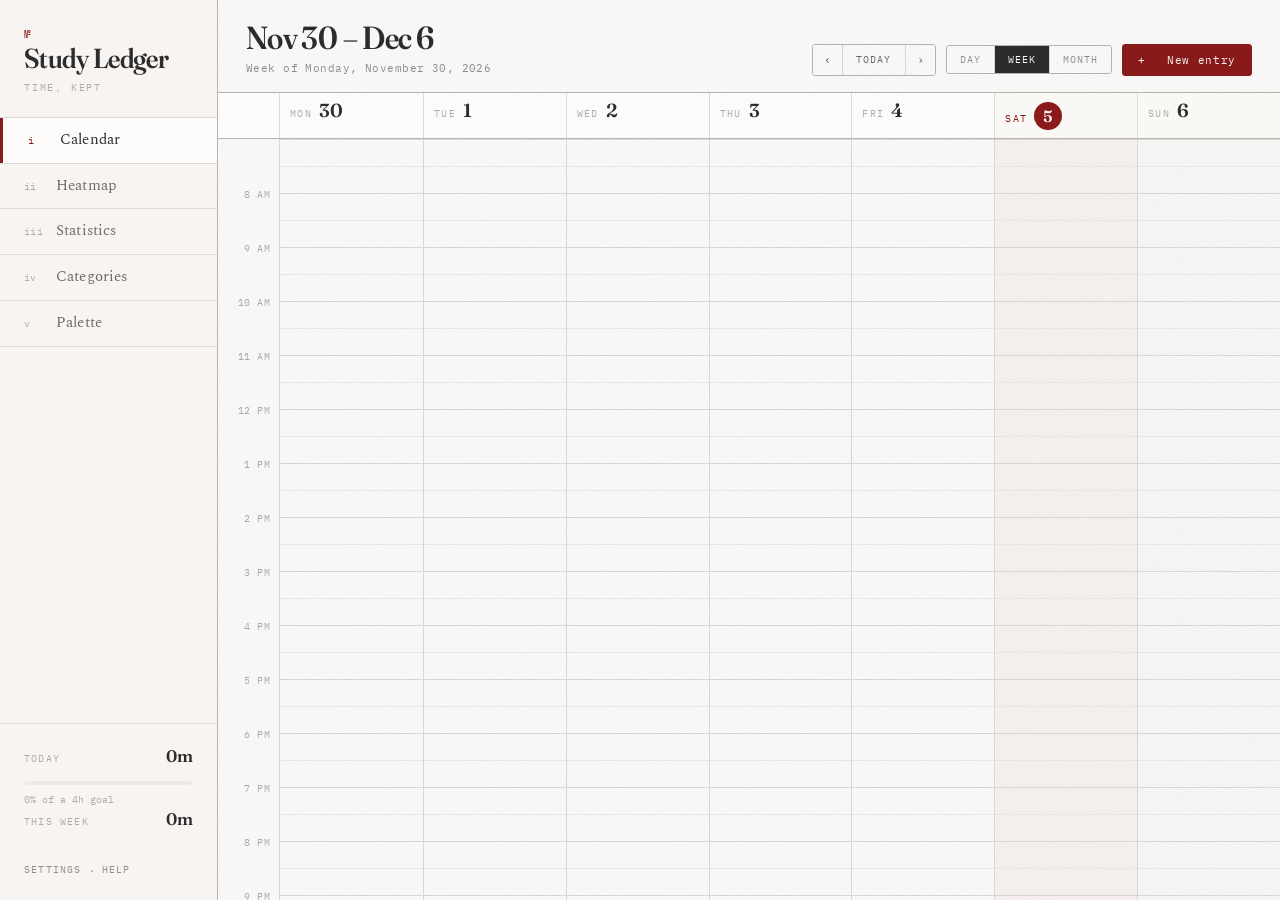
<file: index.html>
<!DOCTYPE html>
<html lang="en" data-theme="warm">
<head>
<meta charset="utf-8">
<meta name="viewport" content="width=device-width, initial-scale=1">
<title>Study Ledger</title>
<meta name="description" content="A timetable calendar, contribution heatmap and time-consumption ledger for course work, research and reading.">
<link rel="preconnect" href="https://fonts.googleapis.com">
<link rel="preconnect" href="https://fonts.gstatic.com" crossorigin>
<!-- The default "Ledger" plan. js/fonts.js rewrites this link when another
     typographic plan is chosen, so only the faces in use are ever fetched. -->
<link id="fontPlan" rel="stylesheet" href="https://fonts.googleapis.com/css2?family=Fraunces:opsz,wght@9..144,400;9..144,600;9..144,700&family=Spectral:wght@300;400;500;600&family=IBM+Plex+Mono:wght@400;500;600&display=swap">
<link rel="stylesheet" href="css/themes.css">
<link rel="stylesheet" href="css/app.css">
<link rel="icon" href="data:image/svg+xml,<svg xmlns='http://www.w3.org/2000/svg' viewBox='0 0 32 32'><rect width='32' height='32' rx='5' fill='%238b1a1a'/><rect x='7' y='9' width='18' height='3' fill='%23f5f0eb'/><rect x='7' y='15' width='18' height='2' fill='%23f5f0eb' opacity='.7'/><rect x='7' y='20' width='11' height='2' fill='%23f5f0eb' opacity='.45'/></svg>">
</head>
<body>

<a class="skip" href="#main" data-t="ui.skip">Skip to content</a>

<div class="shell">

  <!-- ─────────────── spine / navigation ─────────────── -->
  <aside class="spine">
    <div class="spine__mark">
      <span class="spine__no">№</span>
      <h1 class="spine__title" data-t="app.name">Study Ledger</h1>
      <p class="spine__sub" data-t="app.tagline">time, kept</p>
    </div>

    <nav class="nav" data-t-label="ui.views" aria-label="Views">
      <a class="nav__item" href="#/calendar" data-view="calendar">
        <span class="nav__idx">i</span><span class="nav__label" data-t="nav.calendar">Calendar</span>
      </a>
      <a class="nav__item" href="#/heatmap" data-view="heatmap">
        <span class="nav__idx">ii</span><span class="nav__label" data-t="nav.heatmap">Heatmap</span>
      </a>
      <a class="nav__item" href="#/stats" data-view="stats">
        <span class="nav__idx">iii</span><span class="nav__label" data-t="nav.stats">Statistics</span>
      </a>
      <a class="nav__item" href="#/categories" data-view="categories">
        <span class="nav__idx">iv</span><span class="nav__label" data-t="nav.categories">Categories</span>
      </a>
      <a class="nav__item" href="#/palette" data-view="palette">
        <span class="nav__idx">v</span><span class="nav__label" data-t="nav.palette">Palette</span>
      </a>
    </nav>

    <div class="spine__meter" id="spineMeter" aria-live="polite"></div>

    <footer class="spine__foot">
      <button class="linkbtn" id="btnSettings" type="button" data-t="ui.settings">Settings</button>
      <span class="spine__dot">·</span>
      <button class="linkbtn" id="btnHelp" type="button" data-t="ui.help">Help</button>
    </footer>
  </aside>

  <!-- ─────────────── main ─────────────── -->
  <main class="main" id="main">
    <header class="topbar">
      <div class="topbar__left">
        <h2 class="topbar__title" id="periodTitle">—</h2>
        <p class="topbar__sub" id="periodSub"></p>
      </div>

      <div class="topbar__right">
        <div class="stepper" id="periodNav">
          <button class="stepper__btn" data-step="-1" type="button" data-t-label="ui.prevPeriod">‹</button>
          <button class="stepper__now" data-step="0" type="button" data-t="ui.today">Today</button>
          <button class="stepper__btn" data-step="1" type="button" data-t-label="ui.nextPeriod">›</button>
        </div>
        <div class="segmented" id="scopeSwitch" role="tablist" data-t-label="ui.range"></div>
        <button class="btn btn--solid" id="btnNew" type="button">
          <span aria-hidden="true">+</span>&nbsp;<span data-t="ui.newEntry">New entry</span>
        </button>
      </div>
    </header>

    <div class="view" id="view"></div>
  </main>
</div>

<!-- ─────────────── entry editor ─────────────── -->
<dialog class="sheet" id="entrySheet">
  <form method="dialog" id="entryForm" class="sheet__form">
    <header class="sheet__head">
      <h3 class="sheet__title" id="entrySheetTitle">New entry</h3>
      <button class="iconbtn" type="button" data-cancel data-t-label="ui.close">✕</button>
    </header>

    <div class="sheet__body">
      <!-- The item comes first: choosing one already answers the category. -->
      <div class="field">
        <label for="fItem" data-t="ed.item">Item</label>
        <select id="fItem" required></select>
        <input type="text" id="fItemCustom" data-t-placeholder="ed.newItemPlaceholder"
               placeholder="Name the item" hidden autocomplete="off">
        <p class="field__hint" data-t="ed.itemHint">The course, project or book this time went into.</p>
      </div>

      <div class="field">
        <label for="fCategory" data-t="ed.category">Category</label>
        <div class="swatchrow">
          <span class="swatch" id="fSwatch" aria-hidden="true"></span>
          <select id="fCategory" required disabled></select>
          <button type="button" class="lockbtn is-locked" id="fLock" aria-pressed="true"
                  data-t-label="ed.unlock" aria-label="Unlock category">
            <svg viewBox="0 0 12 14" width="12" height="14" aria-hidden="true">
              <path class="lockbtn__shackle" d="M3.3 6.4V4.1a2.7 2.7 0 0 1 5.4 0v2.3"
                    fill="none" stroke="currentColor" stroke-width="1.5"/>
              <rect x="1.4" y="6.2" width="9.2" height="7" rx="1.5" fill="currentColor"/>
            </svg>
          </button>
        </div>
        <p class="field__hint" id="fCatHint" data-t="ed.categoryLocked">Set by the item. Unlock to re-file it.</p>
      </div>

      <div class="field">
        <label for="fActivity" data-t="ed.activity">Activity</label>
        <select id="fActivity" required></select>
        <input type="text" id="fActivityCustom" data-t-placeholder="ed.newActivityPlaceholder"
               placeholder="Name the activity" hidden autocomplete="off">
        <p class="field__hint" data-t="ed.activityHint">Pick a common one, or add your own with Custom…</p>
      </div>

      <div class="grid3">
        <div class="field">
          <label for="fDate" data-t="ed.date">Date</label>
          <input type="date" id="fDate" required>
        </div>
        <div class="field">
          <label for="fStart" data-t="ed.from">From</label>
          <input type="time" id="fStart" step="300" required>
        </div>
        <div class="field">
          <label for="fEnd" data-t="ed.to">To</label>
          <input type="time" id="fEnd" step="300" required>
        </div>
      </div>

      <p class="duration" id="fDuration"></p>

      <div class="field">
        <label for="fNote"><span data-t="ed.note">Note</span>
          <span class="opt" data-t="ui.optional">optional</span></label>
        <input type="text" id="fNote" maxlength="140" data-t-placeholder="ed.notePlaceholder"
               placeholder="Chapter 4 problem set, §2 proofs…" autocomplete="off">
      </div>
    </div>

    <footer class="sheet__foot">
      <button class="btn btn--ghost btn--danger" id="fDelete" type="button" hidden
              data-t="ui.delete">Delete</button>
      <span class="spacer"></span>
      <button class="btn btn--ghost" type="button" data-cancel data-t="ui.cancel">Cancel</button>
      <button class="btn btn--solid" id="fSave" value="save" type="submit" data-t="ui.save">Save</button>
    </footer>
  </form>
</dialog>

<!-- ─────────────── generic sheet (settings / help) ─────────────── -->
<dialog class="sheet" id="utilSheet">
  <div class="sheet__form">
    <header class="sheet__head">
      <h3 class="sheet__title" id="utilSheetTitle"></h3>
      <button class="iconbtn" type="button" data-close data-t-label="ui.close">✕</button>
    </header>
    <div class="sheet__body" id="utilSheetBody"></div>
    <footer class="sheet__foot" id="utilSheetFoot"></footer>
  </div>
</dialog>

<div class="tip" id="tip" role="tooltip" aria-hidden="true"></div>
<div class="toast" id="toast" role="status" aria-live="polite"></div>

<script src="js/palettes.js"></script>
<script src="js/palette-notes.js"></script>
<script src="js/i18n.js"></script>
<script src="js/fonts.js"></script>
<script src="js/util.js"></script>
<script src="js/store.js"></script>
<script src="js/theme.js"></script>
<script src="js/calendar.js"></script>
<script src="js/heatmap.js"></script>
<script src="js/stats.js"></script>
<script src="js/categories.js"></script>
<script src="js/app.js"></script>
</body>
</html>
</file>
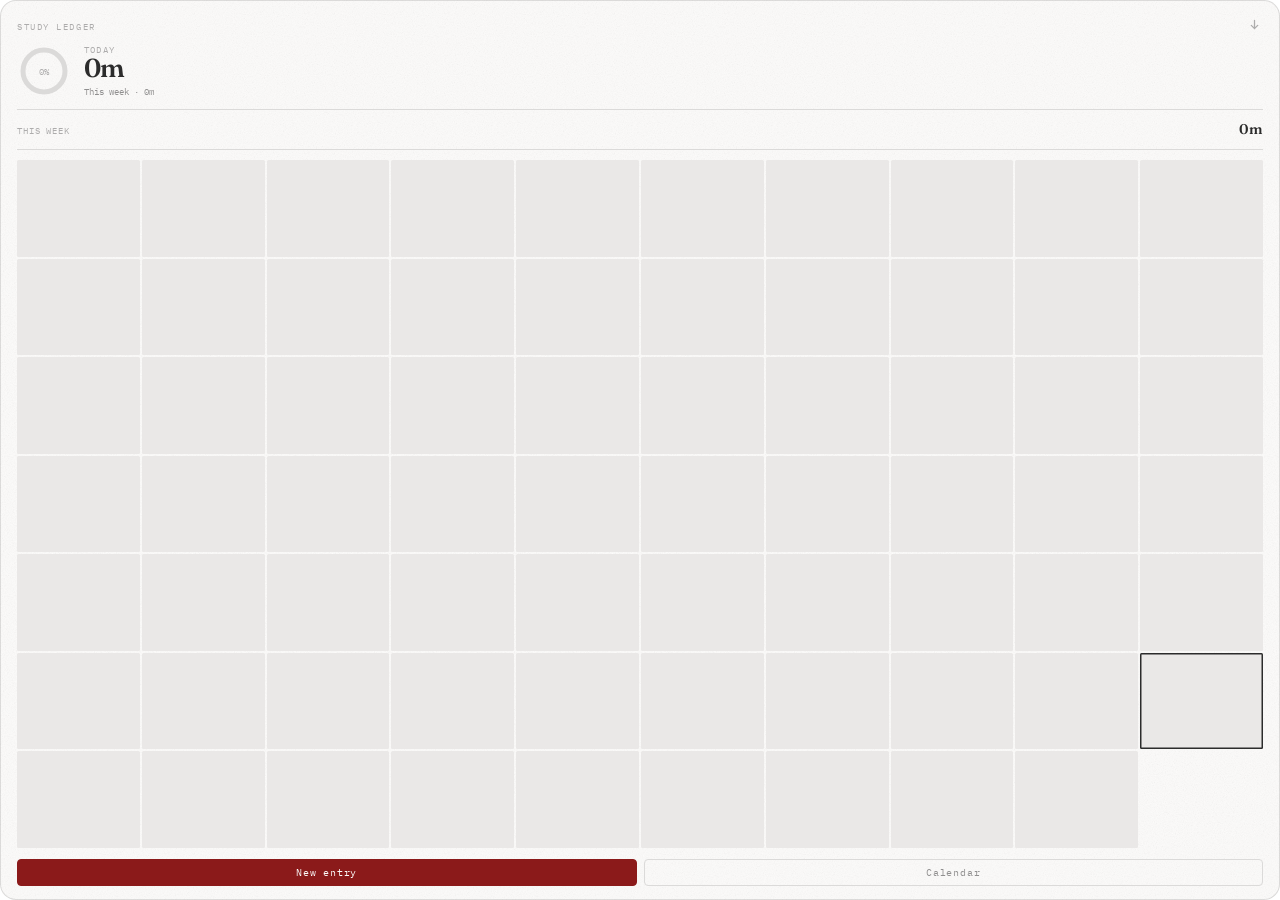
<file: gadget.html>
<!DOCTYPE html>
<html lang="en" data-theme="warm" data-level="floating">
<head>
<meta charset="utf-8">
<title>Study Ledger — Gadget</title>
<link id="fontPlan" rel="stylesheet" href="https://fonts.googleapis.com/css2?family=Fraunces:opsz,wght@9..144,400;9..144,600;9..144,700&family=Spectral:wght@300;400;500;600&family=IBM+Plex+Mono:wght@400;500;600&display=swap">
<link rel="stylesheet" href="css/themes.css">
<link rel="stylesheet" href="css/gadget.css">
</head>
<body>
  <div class="g" id="g"></div>

  <script src="js/palettes.js"></script>
  <script src="js/i18n.js"></script>
  <script src="js/fonts.js"></script>
  <script src="js/util.js"></script>
  <script src="js/store.js"></script>
  <script src="js/theme.js"></script>
  <script src="js/gadget.js"></script>
</body>
</html>
</file>
<file: css/themes.css>
/* ============================================================
   themes.css — 25 palettes for the Study Ledger
   Switch the whole app with <html data-theme="kyoto">.
   Source: Thomas Shang's Tufte-Style Book Template (24 palettes)
           + the original "warm" default, ported from 26-Xi-quizbank.

   A palette declares only seven raw tokens. Every other colour in
   the app is derived from them in app.css via color-mix(), so a
   palette can never be half-applied.
   ============================================================ */

:root {
  --p-bg:  #f5f0eb;
  --p-ink: #2C2C2C;
  --p-a:   #8b1a1a;
  --p-b:   #1a5c8b;
  --p-c:   #1565c0;
  --p-d:   #c41230;
  --p-e:   #e65100;
}

/* 0. Warm (default) */
[data-theme="warm"] {
  --p-bg:  #f5f0eb;
  --p-ink: #2C2C2C;
  --p-a:   #8b1a1a;
  --p-b:   #1a5c8b;
  --p-c:   #1565c0;
  --p-d:   #c41230;
  --p-e:   #e65100;
}

/* 1. OUC Default */
[data-theme="ouc-default"] {
  --p-bg:  #EFF6FF;
  --p-ink: #1E293B;
  --p-a:   #1E3A8A;
  --p-b:   #2563EB;
  --p-c:   #4D85CA;
  --p-d:   #818B95;
  --p-e:   #1E293B;
}

/* 2. Brunneophobia */
[data-theme="brunneophobia"] {
  --p-bg:  #EED3B4;
  --p-ink: #2A170E;
  --p-a:   #564335;
  --p-b:   #B4240F;
  --p-c:   #9C6C3A;
  --p-d:   #694626;
  --p-e:   #2A170E;
}

/* 3. Van Dyke */
[data-theme="van-dyke"] {
  --p-bg:  #ECC2BC;
  --p-ink: #3D2B27;
  --p-a:   #443C5E;
  --p-b:   #9B5C6C;
  --p-c:   #6F687E;
  --p-d:   #584D57;
  --p-e:   #3D2B27;
}

/* 4. Back in Black */
[data-theme="back-in-black"] {
  --p-bg:  #F0D9E4;
  --p-ink: #161315;
  --p-a:   #4A3F4B;
  --p-b:   #806C79;
  --p-c:   #8D757E;
  --p-d:   #57494F;
  --p-e:   #161315;
}

/* 5. Belle of the Ball */
[data-theme="belle-of-the-ball"] {
  --p-bg:  #E2CBC0;
  --p-ink: #2B3E04;
  --p-a:   #76762C;
  --p-b:   #CE4333;
  --p-c:   #99634D;
  --p-d:   #867063;
  --p-e:   #354D04;
}

/* 6. Pine Tree */
[data-theme="pine-tree"] {
  --p-bg:  #EEC86F;
  --p-ink: #2B2F22;
  --p-a:   #A7581A;
  --p-b:   #8F616C;
  --p-c:   #836213;
  --p-d:   #5B4B1A;
  --p-e:   #2B2F22;
}

/* 7. Provence Blue */
[data-theme="provence-blue"] {
  --p-bg:  #AABCAF;
  --p-ink: #232B3D;
  --p-a:   #525C79;
  --p-b:   #3C4553;
  --p-c:   #515C5B;
  --p-d:   #7E8C85;
  --p-e:   #2D384F;
}

/* 8. Fresco Blue */
[data-theme="fresco-blue"] {
  --p-bg:  #A6E0F4;
  --p-ink: #021F2E;
  --p-a:   #044B66;
  --p-b:   #09799E;
  --p-c:   #347B96;
  --p-d:   #1E5267;
  --p-e:   #021F2E;
}

/* 9. Monet */
[data-theme="monet"] {
  --p-bg:  #F7F4D5;
  --p-ink: #0A3323;
  --p-a:   #105666;
  --p-b:   #768A4F;
  --p-c:   #AB7A71;
  --p-d:   #635A4E;
  --p-e:   #0A3323;
}

/* 10. Narcissus */
[data-theme="narcissus"] {
  --p-bg:  #DDD5C8;
  --p-ink: #593119;
  --p-a:   #AB6117;
  --p-b:   #916D34;
  --p-c:   #866D69;
  --p-d:   #725245;
  --p-e:   #6E3C1F;
}

/* 11. Roman Empire */
[data-theme="roman-empire"] {
  --p-bg:  #ECE8E1;
  --p-ink: #581C5A;
  --p-a:   #781428;
  --p-b:   #B41E1E;
  --p-c:   #4A6E41;
  --p-d:   #9B8028;
  --p-e:   #581C5A;
}

/* 12. Greece */
[data-theme="greece"] {
  --p-bg:  #F5F0E4;
  --p-ink: #5A2A5C;
  --p-a:   #3069AF;
  --p-b:   #BC5226;
  --p-c:   #628030;
  --p-d:   #9B8028;
  --p-e:   #5A2A5C;
}

/* 13. Kanagawa */
[data-theme="kanagawa"] {
  --p-bg:  #EDE9DE;
  --p-ink: #1D1923;
  --p-a:   #0D264C;
  --p-b:   #1A4E84;
  --p-c:   #6E8799;
  --p-d:   #7A858D;
  --p-e:   #1D1923;
}

/* 14. Starry Night */
[data-theme="starry-night"] {
  --p-bg:  #F0D044;
  --p-ink: #142248;
  --p-a:   #16321E;
  --p-b:   #3060A5;
  --p-c:   #4C7192;
  --p-d:   #906626;
  --p-e:   #142248;
}

/* 15. A Thousand Li */
[data-theme="a-thousand-li"] {
  --p-bg:  #DACBAA;
  --p-ink: #1A3952;
  --p-a:   #30694C;
  --p-b:   #4D7859;
  --p-c:   #486C80;
  --p-d:   #945F24;
  --p-e:   #234E70;
}

/* 16. And Quiet Flows the Don */
[data-theme="and-quiet-flows-the-don"] {
  --p-bg:  #8E7846;
  --p-ink: #040404;
  --p-a:   #263342;
  --p-b:   #482715;
  --p-c:   #241B11;
  --p-d:   #2F2E2D;
  --p-e:   #581A18;
}

/* 17. Cyberpunk Edgerunners */
[data-theme="cyberpunk-edgerunners"] {
  --p-bg:  #E1FF08;
  --p-ink: #0E081C;
  --p-a:   #0F2062;
  --p-b:   #CD1423;
  --p-c:   #EE1278;
  --p-d:   #069D42;
  --p-e:   #0E081C;
}

/* 18. Grand Budapest Hotel */
[data-theme="grand-budapest-hotel"] {
  --p-bg:  #F7EBD7;
  --p-ink: #812F3A;
  --p-a:   #805894;
  --p-b:   #9E7A36;
  --p-c:   #AD6C73;
  --p-d:   #7A828E;
  --p-e:   #8F3441;
}

/* 19. Renaissance Florence */
[data-theme="renaissance-florence"] {
  --p-bg:  #EEE4D0;
  --p-ink: #553622;
  --p-a:   #2E4676;
  --p-b:   #36503C;
  --p-c:   #AC5432;
  --p-d:   #9A782A;
  --p-e:   #553622;
}

/* 20. Soviet Avant-Garde */
[data-theme="soviet-avant-garde"] {
  --p-bg:  #E1D6CD;
  --p-ink: #181412;
  --p-a:   #C41C1C;
  --p-b:   #32508A;
  --p-c:   #76726C;
  --p-d:   #926E17;
  --p-e:   #181412;
}

/* 21. Constantinople */
[data-theme="constantinople"] {
  --p-bg:  #ECE1CF;
  --p-ink: #1E3248;
  --p-a:   #662041;
  --p-b:   #324C3A;
  --p-c:   #AA7032;
  --p-d:   #9E7A22;
  --p-e:   #1E3248;
}

/* 22. France */
[data-theme="france"] {
  --p-bg:  #E8DECD;
  --p-ink: #28437C;
  --p-a:   #B42028;
  --p-b:   #8F6C94;
  --p-c:   #7A7E84;
  --p-d:   #807834;
  --p-e:   #2C4A8A;
}

/* 23. Kyoto */
[data-theme="kyoto"] {
  --p-bg:  #EAE2D4;
  --p-ink: #222842;
  --p-a:   #505E44;
  --p-b:   #6E5440;
  --p-c:   #747E78;
  --p-d:   #867975;
  --p-e:   #222842;
}

/* 24. Siamese Dream */
[data-theme="siamese-dream"] {
  --p-bg:  #EEE2D0;
  --p-ink: #2A4430;
  --p-a:   #BC6928;
  --p-b:   #7A756E;
  --p-c:   #90732F;
  --p-d:   #55605B;
  --p-e:   #2A4430;
}
</file>
<file: css/app.css>
/* ============================================================
   app.css — Study Ledger
   A ruled-paper ledger: hairline rules, serif display, mono data.

   Every colour below is derived from the seven raw palette tokens
   in themes.css (--p-bg, --p-ink, --p-a … --p-e). Nothing here is
   a hard-coded hue, so all 25 palettes stay coherent.
   ============================================================ */

:root {
  /* ---- surfaces ---- */
  --paper:      var(--p-bg);
  --surface:    color-mix(in srgb, var(--p-bg) 26%, #fff);
  --surface-2:  color-mix(in srgb, var(--p-bg) 58%, #fff);
  --surface-3:  color-mix(in srgb, var(--p-bg) 84%, #fff);

  /* ---- ink ---- */
  --ink:        var(--p-ink);
  --ink-70:     color-mix(in srgb, var(--p-ink) 70%, var(--surface));
  --ink-52:     color-mix(in srgb, var(--p-ink) 52%, var(--surface));
  --ink-38:     color-mix(in srgb, var(--p-ink) 38%, var(--surface));

  /* ---- rules ---- */
  --rule:       color-mix(in srgb, var(--p-ink) 16%, var(--surface));
  --rule-soft:  color-mix(in srgb, var(--p-ink) 8%,  var(--surface));
  --rule-firm:  color-mix(in srgb, var(--p-ink) 34%, var(--surface));

  /* ---- accents & category identity (fixed order, never cycled) ---- */
  --accent:     var(--p-a);
  --accent-ink: color-mix(in srgb, var(--p-a) 78%, var(--p-ink));
  --cat-1: var(--p-a);
  --cat-2: var(--p-b);
  --cat-3: var(--p-c);
  --cat-4: var(--p-d);
  --cat-5: var(--p-e);

  /* ---- sequential ramp for the heatmap: one hue, light -> dark ---- */
  --heat-0: color-mix(in srgb, var(--p-ink) 7%,  var(--surface));
  --heat-1: color-mix(in srgb, var(--p-a) 22%, var(--surface));
  --heat-2: color-mix(in srgb, var(--p-a) 45%, var(--surface));
  --heat-3: color-mix(in srgb, var(--p-a) 70%, var(--surface));
  --heat-4: var(--p-a);

  --shadow-1: 0 1px 2px color-mix(in srgb, var(--p-ink) 10%, transparent);
  --shadow-2: 0 4px 18px -6px color-mix(in srgb, var(--p-ink) 34%, transparent);
  --shadow-3: 0 24px 60px -18px color-mix(in srgb, var(--p-ink) 46%, transparent);

  /* ---- type ---- */
  /* The Noto Sans CJK faces only ever supply glyphs the Latin faces lack, so
     Latin text keeps its serif voice in every language. */
  --cjk:     'Noto Sans SC', 'Noto Sans TC', 'Noto Sans JP',
             'PingFang SC', 'Hiragino Sans', 'Microsoft YaHei', sans-serif;
  --display: 'Fraunces', 'Iowan Old Style', Georgia, 'Times New Roman', var(--cjk), serif;
  --body:    'Spectral', Georgia, 'Iowan Old Style', var(--cjk), serif;
  --mono:    'IBM Plex Mono', ui-monospace, 'SF Mono', Menlo, var(--cjk), monospace;

  --spine-w: 218px;
  --hr: 54px;          /* height of one hour on the timetable */
  --gut: 62px;         /* width of the time gutter */
  --radius: 3px;
}

/* ---- dark paper ----
   Every surface above lifts the paper most of the way toward white, which is
   right for all 25 built-in palettes and inverts badly on a dark one. Theme
   sets data-paper="dark" when the paper's luminance is low, and the surfaces
   then step *up* from the paper by a little instead. Same tokens, same rules —
   only the direction changes, so a custom dark palette is a first-class
   citizen rather than a broken light one. */
[data-paper="dark"] {
  --surface:   color-mix(in srgb, #fff 7%,  var(--p-bg));
  --surface-2: color-mix(in srgb, #fff 13%, var(--p-bg));
  --surface-3: color-mix(in srgb, #fff 21%, var(--p-bg));
  --shadow-1: 0 1px 2px rgba(0, 0, 0, .45);
  --shadow-2: 0 4px 18px -6px rgba(0, 0, 0, .6);
  --shadow-3: 0 24px 60px -18px rgba(0, 0, 0, .75);
}
[data-paper="dark"] .spine { background: color-mix(in srgb, #fff 4%, var(--p-bg)); }
[data-paper="dark"] .nav__item:hover { background: color-mix(in srgb, #fff 10%, var(--p-bg)); }
/* The paper grain multiplies, which can only darken; on dark paper it lifts. */
[data-paper="dark"] body::after { mix-blend-mode: screen; opacity: .3; }
[data-paper="dark"] .sheet::backdrop { background: rgba(0, 0, 0, .6); }

/* ============================================================
   base
   ============================================================ */

*, *::before, *::after { box-sizing: border-box; }

/* Several components set an explicit `display`, which would otherwise beat the
   UA rule for [hidden] and leave "hidden" controls on screen. */
[hidden] { display: none !important; }

html, body { height: 100%; }

body {
  margin: 0;
  background: var(--paper);
  color: var(--ink);
  font-family: var(--body);
  font-size: 16px;
  line-height: 1.5;
  -webkit-font-smoothing: antialiased;
  text-rendering: optimizeLegibility;
  overflow: hidden;
}

/* Paper grain. Sits above the layout but below dialogs, and never
   intercepts a pointer. */
body::after {
  content: '';
  position: fixed;
  inset: 0;
  z-index: 3;
  pointer-events: none;
  opacity: .5;
  mix-blend-mode: multiply;
  background-image: url("data:image/svg+xml,%3Csvg xmlns='http://www.w3.org/2000/svg' width='180' height='180'%3E%3Cfilter id='n'%3E%3CfeTurbulence type='fractalNoise' baseFrequency='.86' numOctaves='4' stitchTiles='stitch'/%3E%3CfeColorMatrix type='saturate' values='0'/%3E%3C/filter%3E%3Crect width='180' height='180' filter='url(%23n)' opacity='.24'/%3E%3C/svg%3E");
}

h1, h2, h3, h4 { margin: 0; font-weight: 600; font-family: var(--display); }
p { margin: 0; }
button, input, select, textarea { font: inherit; color: inherit; }
a { color: inherit; text-decoration: none; }

::selection { background: color-mix(in srgb, var(--accent) 26%, transparent); }

:focus-visible {
  outline: 2px solid var(--accent);
  outline-offset: 2px;
  border-radius: 2px;
}

.skip {
  position: absolute; left: -999px; top: 8px; z-index: 200;
  background: var(--surface); padding: 10px 16px; border: 1px solid var(--rule-firm);
}
.skip:focus { left: 8px; }

/* Small-caps mono label — the app's recurring editorial device. */
.eyebrow {
  font-family: var(--mono);
  font-size: .625rem;
  font-weight: 500;
  letter-spacing: .16em;
  text-transform: uppercase;
  color: var(--ink-52);
}

.num { font-variant-numeric: tabular-nums; font-feature-settings: 'tnum' 1; }

/* ============================================================
   shell
   ============================================================ */

.shell {
  display: grid;
  grid-template-columns: var(--spine-w) minmax(0, 1fr);
  /* A definite row is what lets the spine pin its footer and the timetable
     own its scrollbar. Without minmax(0,…) the row grows to fit the whole
     hour grid and the shell overflows the viewport. */
  grid-template-rows: minmax(0, 1fr);
  height: 100vh;
  height: 100dvh;
}

/* ---- spine ---- */

.spine {
  display: flex;
  flex-direction: column;
  min-height: 0;
  overflow-y: auto;
  padding: 26px 0 18px;
  background: color-mix(in srgb, var(--p-bg) 72%, #fff);
  border-right: 1px solid var(--rule-firm);
  position: relative;
  z-index: 4;
}

.spine__mark { padding: 0 24px 22px; }

.spine__no {
  font-family: var(--mono);
  font-size: .7rem;
  color: var(--accent);
  display: block;
  margin-bottom: 2px;
}

.spine__title {
  font-family: var(--display);
  font-size: 1.72rem;
  line-height: .98;
  letter-spacing: -.02em;
  font-weight: 600;
  font-variation-settings: var(--display-vf, 'SOFT' 30, 'WONK' 1, 'opsz' 90);
}

.spine__sub {
  margin-top: 8px;
  font-family: var(--mono);
  font-size: .625rem;
  letter-spacing: .18em;
  text-transform: uppercase;
  color: var(--ink-38);
}

.nav { display: flex; flex-direction: column; border-top: 1px solid var(--rule); }

.nav__item {
  display: flex;
  align-items: baseline;
  gap: 12px;
  padding: 11px 24px;
  border-bottom: 1px solid var(--rule);
  color: var(--ink-70);
  position: relative;
  transition: background .18s ease, color .18s ease, padding-left .18s ease;
}
.nav__item::before {
  content: '';
  position: absolute; left: 0; top: 0; bottom: 0;
  width: 3px; background: var(--accent);
  transform: scaleY(0); transform-origin: 50% 50%;
  transition: transform .22s cubic-bezier(.2,.8,.2,1);
}
.nav__item:hover { background: color-mix(in srgb, var(--p-bg) 92%, #fff); color: var(--ink); }
.nav__item.is-on { color: var(--ink); background: var(--surface); padding-left: 28px; }
.nav__item.is-on::before { transform: scaleY(1); }

.nav__idx {
  font-family: var(--mono);
  font-size: .625rem;
  color: var(--ink-38);
  width: 20px;
  letter-spacing: .04em;
}
.nav__item.is-on .nav__idx { color: var(--accent); }
.nav__label { font-size: .95rem; letter-spacing: .01em; }

/* running total, pinned above the footer */
.spine__meter { margin-top: auto; padding: 20px 24px 14px; border-top: 1px solid var(--rule); }
.meter__row { display: flex; align-items: baseline; justify-content: space-between; gap: 8px; }
.meter__row + .meter__row { margin-top: 10px; }
/* Labels wrap in the wordier languages; the figure beside them never should. */
.meter__k { font-family: var(--mono); font-size: .625rem; letter-spacing: .12em; text-transform: uppercase; color: var(--ink-38); min-width: 0; }
.meter__v { font-family: var(--display); font-size: 1.05rem; font-weight: 600; flex: none; white-space: nowrap; }
.meter__bar { margin-top: 12px; height: 4px; background: var(--rule-soft); border-radius: 2px; overflow: hidden; }
.meter__bar i { display: block; height: 100%; background: var(--accent); border-radius: 2px; transition: width .5s cubic-bezier(.2,.8,.2,1); }
.meter__note { margin-top: 7px; font-family: var(--mono); font-size: .625rem; color: var(--ink-38); }

.spine__foot { padding: 12px 24px 0; display: flex; align-items: center; gap: 8px; }
.spine__dot { color: var(--ink-38); }

.linkbtn {
  background: none; border: 0; padding: 0; cursor: pointer;
  font-family: var(--mono); font-size: .625rem; letter-spacing: .12em;
  text-transform: uppercase; color: var(--ink-52);
  border-bottom: 1px solid transparent;
  transition: color .18s, border-color .18s;
}
.linkbtn:hover { color: var(--ink); border-bottom-color: var(--accent); }

/* ---- main ---- */

.main { display: flex; flex-direction: column; min-width: 0; min-height: 0; background: var(--surface); }

.topbar {
  display: flex;
  align-items: flex-end;
  justify-content: space-between;
  gap: 24px;
  padding: 22px 28px 16px;
  border-bottom: 1px solid var(--rule-firm);
  background: var(--surface);
  flex: none;
}

.topbar__title {
  font-family: var(--display);
  font-size: 2rem;
  line-height: 1;
  letter-spacing: -.02em;
  font-variation-settings: var(--display-vf, 'SOFT' 20, 'opsz' 120);
}
.topbar__sub { margin-top: 6px; font-family: var(--mono); font-size: .68rem; color: var(--ink-52); letter-spacing: .04em; }

.topbar__right { display: flex; align-items: center; gap: 10px; flex-wrap: wrap; justify-content: flex-end; }

.view { flex: 1; min-height: 0; overflow: auto; position: relative; }

/* ============================================================
   controls
   ============================================================ */

.btn {
  display: inline-flex; align-items: center; gap: 7px;
  padding: 7px 15px;
  font-family: var(--mono); font-size: .7rem; letter-spacing: .06em;
  border: 1px solid var(--rule-firm);
  border-radius: var(--radius);
  background: var(--surface);
  cursor: pointer;
  transition: background .16s, color .16s, border-color .16s, transform .1s;
}
.btn:hover { background: var(--surface-2); }
.btn:active { transform: translateY(1px); }
.btn--solid { background: var(--accent); color: var(--surface); border-color: var(--accent); }
.btn--solid:hover { background: var(--accent-ink); border-color: var(--accent-ink); color: var(--surface); }
.btn--ghost { background: transparent; border-color: var(--rule); }
.btn--ghost:hover { background: var(--surface-2); }
.btn--danger { color: color-mix(in srgb, var(--p-ink) 55%, #b3261e); }
.btn--danger:hover { background: color-mix(in srgb, #b3261e 10%, var(--surface)); }
.btn--sm { padding: 4px 10px; font-size: .625rem; }

.iconbtn {
  background: none; border: 0; cursor: pointer;
  width: 30px; height: 30px; border-radius: var(--radius);
  color: var(--ink-52); font-size: .95rem; line-height: 1;
  transition: background .16s, color .16s;
}
.iconbtn:hover { background: var(--surface-2); color: var(--ink); }

.stepper { display: inline-flex; border: 1px solid var(--rule-firm); border-radius: var(--radius); overflow: hidden; }
.stepper__btn, .stepper__now {
  background: var(--surface); border: 0; cursor: pointer; padding: 6px 11px;
  font-family: var(--mono); font-size: .72rem; color: var(--ink-70);
  transition: background .16s, color .16s;
}
.stepper__now { padding: 6px 13px; font-size: .625rem; letter-spacing: .12em; text-transform: uppercase; border-inline: 1px solid var(--rule); }
.stepper__btn:hover, .stepper__now:hover { background: var(--surface-2); color: var(--ink); }

.segmented { display: inline-flex; border: 1px solid var(--rule-firm); border-radius: var(--radius); overflow: hidden; }
.segmented button {
  background: var(--surface); border: 0; cursor: pointer;
  padding: 6px 13px;
  font-family: var(--mono); font-size: .625rem; letter-spacing: .1em; text-transform: uppercase;
  color: var(--ink-52);
  transition: background .16s, color .16s;
}
.segmented button + button { border-left: 1px solid var(--rule); }
.segmented button:hover { background: var(--surface-2); color: var(--ink); }
.segmented button[aria-selected="true"] { background: var(--ink); color: var(--surface); }

select, input[type="text"], input[type="date"], input[type="time"], input[type="number"], textarea {
  width: 100%;
  padding: 8px 10px;
  background: var(--surface);
  border: 1px solid var(--rule-firm);
  border-radius: var(--radius);
  font-family: var(--body);
  font-size: .92rem;
  transition: border-color .16s, box-shadow .16s;
}
input[type="date"], input[type="time"], input[type="number"] { font-family: var(--mono); font-size: .84rem; }
select:focus, input:focus, textarea:focus {
  outline: none;
  border-color: var(--accent);
  box-shadow: 0 0 0 3px color-mix(in srgb, var(--accent) 16%, transparent);
}

.field { display: block; }
.field + .field, .grid3 + .field, .field + .grid3, .duration + .field { margin-top: 15px; }
.field > label {
  display: block; margin-bottom: 6px;
  font-family: var(--mono); font-size: .625rem; letter-spacing: .14em;
  text-transform: uppercase; color: var(--ink-52);
}
.field__hint { margin-top: 6px; font-size: .78rem; color: var(--ink-38); font-style: italic; }
.opt { text-transform: none; letter-spacing: 0; font-style: italic; opacity: .7; }
.grid3 { display: grid; grid-template-columns: minmax(0, 1.3fr) minmax(0, 1fr) minmax(0, 1fr); gap: 12px; }

.swatchrow { display: flex; align-items: center; gap: 9px; }

/* An item carries its category with it, so the field is locked until the user
   deliberately opens it — re-filing moves the item's whole history. */
.lockbtn { flex: none; background: none; border: 1px solid transparent; cursor: pointer;
           color: var(--ink-38); padding: 5px 6px; border-radius: var(--radius);
           display: flex; transition: color .16s, background .16s, border-color .16s; }
.lockbtn:hover { color: var(--ink); background: var(--surface-2); border-color: var(--rule); }
.lockbtn__shackle { transition: transform .2s cubic-bezier(.2,.8,.2,1); }
.lockbtn:not(.is-locked) { color: var(--accent); }
.lockbtn:not(.is-locked) .lockbtn__shackle { transform: translate(3px, -1.5px); }
select:disabled { color: var(--ink-52); background: var(--surface-2);
                  border-style: dashed; cursor: default; opacity: 1; }
.swatch { width: 13px; height: 13px; border-radius: 50%; background: var(--ink-38); flex: none; box-shadow: inset 0 0 0 1px color-mix(in srgb, var(--p-ink) 22%, transparent); }
.swatch--sq { border-radius: 2px; }

.duration {
  margin-top: 12px; padding: 9px 12px;
  background: var(--surface-2); border-left: 2px solid var(--accent);
  font-family: var(--mono); font-size: .74rem; color: var(--ink-70);
}

/* ============================================================
   view scaffolding
   ============================================================ */

.pad { padding: 22px 28px 40px; }

.panel {
  background: var(--surface);
  border: 1px solid var(--rule);
  border-radius: var(--radius);
  padding: 18px 20px;
}
.panel + .panel { margin-top: 18px; }

.panel__head {
  display: flex; align-items: baseline; justify-content: space-between; gap: 16px;
  padding-bottom: 11px; margin-bottom: 15px;
  border-bottom: 1px solid var(--rule);
}
.panel__title { font-family: var(--display); font-size: 1.06rem; font-weight: 600; letter-spacing: -.01em; }
.panel__note { font-family: var(--mono); font-size: .64rem; color: var(--ink-38); letter-spacing: .04em; }

.empty { padding: 44px 20px; text-align: center; color: var(--ink-38); }
.empty__mark { font-family: var(--display); font-size: 2.4rem; opacity: .35; line-height: 1; }
.empty p { margin-top: 10px; font-style: italic; }

/* staggered entrance */
.view > * { animation: rise .44s cubic-bezier(.2,.8,.2,1) backwards; }
.view > *:nth-child(2) { animation-delay: .05s; }
.view > *:nth-child(3) { animation-delay: .1s; }
@keyframes rise { from { opacity: 0; transform: translateY(9px); } }

/* ============================================================
   timetable
   ============================================================ */

.tt {
  height: 100%;
  overflow: auto;
  position: relative;
  --days: 7;
}

.tt__head {
  position: sticky; top: 0; z-index: 6;
  display: grid; grid-template-columns: var(--gut) minmax(0, 1fr);
  background: var(--surface);
  border-bottom: 1px solid var(--rule-firm);
}
.tt__corner { border-right: 1px solid var(--rule); }
.tt__days { display: grid; grid-template-columns: repeat(var(--days), minmax(0, 1fr)); }

.tt__day {
  padding: 9px 10px 8px;
  border-left: 1px solid var(--rule);
  display: flex; align-items: baseline; gap: 7px;
  cursor: pointer;
  transition: background .16s;
}
.tt__day:first-child { border-left: 0; }
.tt__day:hover { background: var(--surface-2); }
.tt__dow { font-family: var(--mono); font-size: .6rem; letter-spacing: .14em; text-transform: uppercase; color: var(--ink-38); }
.tt__date { font-family: var(--display); font-size: 1.18rem; font-weight: 600; line-height: 1; }
.tt__day.is-today .tt__dow { color: var(--accent); }
.tt__day.is-today .tt__date {
  background: var(--accent); color: var(--surface);
  border-radius: 50%; width: 1.72em; height: 1.72em;
  display: inline-flex; align-items: center; justify-content: center;
  font-size: 1.02rem;
}
.tt__day.is-off { background: color-mix(in srgb, var(--p-bg) 30%, var(--surface)); }
.tt__daysum { margin-left: auto; font-family: var(--mono); font-size: .62rem; color: var(--ink-38); }

.tt__body { display: grid; grid-template-columns: var(--gut) minmax(0, 1fr); }

.tt__gutter { border-right: 1px solid var(--rule); position: relative; }
.tt__hour { height: var(--hr); position: relative; }
.tt__hour span {
  position: absolute; right: 9px; top: -.55em;
  font-family: var(--mono); font-size: .6rem; letter-spacing: .04em;
  color: var(--ink-38); white-space: nowrap; background: var(--surface); padding-left: 4px;
}
.tt__hour:first-child span { display: none; }

.tt__cols { display: grid; grid-template-columns: repeat(var(--days), minmax(0, 1fr)); position: relative; }

.tt__col {
  position: relative;
  border-left: 1px solid var(--rule);
  background-image:
    repeating-linear-gradient(to bottom,
      var(--rule) 0 1px, transparent 1px var(--hr)),
    repeating-linear-gradient(to bottom,
      transparent 0 calc(var(--hr) / 2),
      var(--rule-soft) calc(var(--hr) / 2) calc(var(--hr) / 2 + 1px),
      transparent calc(var(--hr) / 2 + 1px) var(--hr));
  touch-action: none;
}
.tt__col:first-child { border-left: 0; }
.tt__col.is-off { background-color: color-mix(in srgb, var(--p-bg) 26%, var(--surface)); }
.tt__col.is-today { background-color: color-mix(in srgb, var(--accent) 4%, var(--surface)); }

/* current time */
.tt__now { position: absolute; left: 0; right: 0; z-index: 4; pointer-events: none; }
.tt__now::before {
  content: ''; position: absolute; left: -4px; top: -3.5px;
  width: 7px; height: 7px; border-radius: 50%; background: var(--accent);
}
.tt__now i { display: block; height: 1.5px; background: var(--accent); opacity: .85; }

/* an entry block */
.ev {
  position: absolute;
  left: 2px; right: 2px;
  overflow: hidden;
  padding: 3px 6px 3px 8px;
  border-radius: var(--radius);
  background: color-mix(in srgb, var(--c) 15%, var(--surface));
  border: 1px solid color-mix(in srgb, var(--c) 34%, var(--surface));
  border-left: 3px solid var(--c);
  color: var(--ink);
  cursor: grab;
  z-index: 2;
  transition: box-shadow .16s, filter .16s;
  min-height: 15px;
}
.ev:hover { box-shadow: var(--shadow-2); z-index: 3; }
.ev.is-dragging { cursor: grabbing; box-shadow: var(--shadow-3); z-index: 9; opacity: .94; }
.ev__t { font-family: var(--mono); font-size: .58rem; color: var(--ink-52); letter-spacing: .02em; }
.ev__a { font-size: .8rem; line-height: 1.25; font-weight: 500; }
.ev__c { font-family: var(--mono); font-size: .58rem; color: var(--ink-52); }
.ev__n { font-size: .74rem; font-style: italic; color: var(--ink-52); }
.ev--tight { padding-top: 1px; display: flex; gap: 6px; align-items: baseline; }
.ev--tight .ev__t { flex: none; }
.ev--tight .ev__a { font-size: .72rem; white-space: nowrap; overflow: hidden; text-overflow: ellipsis; }
.ev__grip {
  position: absolute; left: 0; right: 0; bottom: 0; height: 7px;
  cursor: ns-resize;
}
.ev__grip::after {
  content: ''; position: absolute; left: 50%; bottom: 2px; translate: -50% 0;
  width: 16px; height: 2px; border-radius: 1px;
  background: color-mix(in srgb, var(--c) 60%, transparent);
  opacity: 0; transition: opacity .16s;
}
.ev:hover .ev__grip::after { opacity: 1; }

/* drag-to-create ghost */
.ghost {
  position: absolute; left: 2px; right: 2px; z-index: 8;
  border-radius: var(--radius);
  background: color-mix(in srgb, var(--accent) 16%, var(--surface));
  border: 1px dashed var(--accent);
  padding: 3px 8px;
  font-family: var(--mono); font-size: .6rem; color: var(--accent-ink);
  pointer-events: none;
}

/* ---- month grid ---- */

.mv { padding: 0; height: 100%; display: flex; flex-direction: column; }
.mv__dows { display: grid; grid-template-columns: repeat(7, minmax(0, 1fr)); border-bottom: 1px solid var(--rule-firm); }
.mv__dow { padding: 8px 10px; font-family: var(--mono); font-size: .6rem; letter-spacing: .14em; text-transform: uppercase; color: var(--ink-38); border-left: 1px solid var(--rule); }
.mv__dow:first-child { border-left: 0; }

.mv__grid { flex: 1; display: grid; grid-auto-rows: 1fr; min-height: 0; }
.mv__week { display: grid; grid-template-columns: repeat(7, minmax(0, 1fr)); border-bottom: 1px solid var(--rule); min-height: 96px; }
.mv__week:last-child { border-bottom: 0; }

.mv__cell {
  border-left: 1px solid var(--rule);
  padding: 6px 7px 7px;
  display: flex; flex-direction: column; gap: 3px;
  min-width: 0; cursor: pointer;
  transition: background .16s;
  position: relative;
}
.mv__cell:first-child { border-left: 0; }
.mv__cell:hover { background: var(--surface-2); }
.mv__cell.is-out { background: color-mix(in srgb, var(--p-bg) 34%, var(--surface)); }
.mv__cell.is-out .mv__n { color: var(--ink-38); }
.mv__cell.is-today .mv__n { background: var(--accent); color: var(--surface); border-radius: 50%; width: 1.6em; height: 1.6em; display: inline-flex; align-items: center; justify-content: center; }

.mv__top { display: flex; align-items: baseline; justify-content: space-between; gap: 6px; }
.mv__n { font-family: var(--display); font-size: .92rem; font-weight: 600; }
.mv__sum { font-family: var(--mono); font-size: .58rem; color: var(--ink-52); }

.chip {
  display: flex; align-items: baseline; gap: 5px;
  padding: 1px 5px 1px 4px;
  border-left: 2px solid var(--c);
  background: color-mix(in srgb, var(--c) 12%, var(--surface));
  border-radius: 2px;
  font-size: .7rem; line-height: 1.35;
  min-width: 0;
}
.chip__t { font-family: var(--mono); font-size: .55rem; color: var(--ink-52); flex: none; }
.chip__a { overflow: hidden; text-overflow: ellipsis; white-space: nowrap; }
.chip--more { border: 0; background: none; padding-left: 6px; font-family: var(--mono); font-size: .58rem; color: var(--ink-38); }

/* ============================================================
   heatmap
   ============================================================ */

/* The cell grows to use whatever width the window offers — 53 columns plus the
   gaps, the spine, and the page/panel padding — and stops at a comfortable
   maximum. Below the floor the grid scrolls sideways instead of shrinking. */
.hm { --gap: 3px; --cell: clamp(11px, calc((100vw - 506px) / 53), 24px); }
.hm__scroll { overflow-x: auto; padding-bottom: 6px; }
.hm__inner { display: grid; grid-template-columns: 30px minmax(0, 1fr); gap: 0 6px; min-width: max-content; }

.hm__months { grid-column: 2; display: grid; grid-auto-flow: column; grid-auto-columns: var(--cell); gap: var(--gap); height: 15px; }
.hm__month { font-family: var(--mono); font-size: .6rem; color: var(--ink-52); white-space: nowrap; overflow: visible; letter-spacing: .04em; }

.hm__dows { grid-column: 1; display: grid; grid-template-rows: repeat(7, var(--cell)); gap: var(--gap); align-content: start; }
.hm__dowlabel { font-family: var(--mono); font-size: .58rem; color: var(--ink-38); line-height: var(--cell); text-align: right; }

.hm__grid { grid-column: 2; display: grid; grid-template-rows: repeat(7, var(--cell)); grid-auto-flow: column; grid-auto-columns: var(--cell); gap: var(--gap); }

.hm__cell {
  width: var(--cell); height: var(--cell);
  border-radius: 2px;
  background: var(--heat-0);
  box-shadow: inset 0 0 0 1px color-mix(in srgb, var(--p-ink) 7%, transparent);
  cursor: pointer;
  transition: transform .12s ease, box-shadow .12s ease;
}
.hm__cell[data-lvl="1"] { background: var(--heat-1); }
.hm__cell[data-lvl="2"] { background: var(--heat-2); }
.hm__cell[data-lvl="3"] { background: var(--heat-3); }
.hm__cell[data-lvl="4"] { background: var(--heat-4); }
.hm__cell.is-void { background: transparent; box-shadow: none; cursor: default; }
.hm__cell:not(.is-void):hover { transform: scale(1.42); box-shadow: 0 0 0 1px var(--ink), var(--shadow-2); }
.hm__cell.is-today { box-shadow: inset 0 0 0 1.5px var(--ink); }

.hm__foot { display: flex; align-items: center; justify-content: space-between; gap: 20px; margin-top: 16px; flex-wrap: wrap; }
.hm__legend { display: flex; align-items: center; gap: 6px; font-family: var(--mono); font-size: .62rem; color: var(--ink-38); }
.hm__legend i { width: 12px; height: 12px; border-radius: 2px; display: block; box-shadow: inset 0 0 0 1px color-mix(in srgb, var(--p-ink) 7%, transparent); }

.hm__stats { display: flex; gap: 26px; flex-wrap: wrap; }
.hm__stat { }
.hm__stat b { display: block; font-family: var(--display); font-size: 1.3rem; font-weight: 600; line-height: 1.1; }

/* ============================================================
   statistics
   ============================================================ */

.tiles { display: grid; grid-template-columns: repeat(auto-fit, minmax(158px, 1fr)); gap: 1px; background: var(--rule); border: 1px solid var(--rule); border-radius: var(--radius); overflow: hidden; }
.tile { background: var(--surface); padding: 15px 17px 16px; }
.tile__k { font-family: var(--mono); font-size: .6rem; letter-spacing: .14em; text-transform: uppercase; color: var(--ink-38); }
.tile__v { margin-top: 7px; font-family: var(--display); font-size: 1.95rem; font-weight: 600; line-height: 1; letter-spacing: -.02em; }
.tile__v small { font-size: .95rem; font-weight: 400; color: var(--ink-52); margin-left: 2px; letter-spacing: 0; }
.tile__d { margin-top: 7px; font-family: var(--mono); font-size: .63rem; color: var(--ink-52); }
.tile__d.up::before { content: '▲ '; color: var(--accent); }
.tile__d.down::before { content: '▼ '; color: var(--ink-38); }

/* horizontal magnitude bars */
.bars { display: flex; flex-direction: column; gap: 9px; }
.bar { display: grid; grid-template-columns: minmax(0, 208px) minmax(0, 1fr) auto; align-items: center; gap: 12px; }
.bar__label { display: flex; align-items: center; gap: 7px; font-size: .86rem; min-width: 0; }
.bar__label > span { overflow: hidden; text-overflow: ellipsis; white-space: nowrap; }
/* Item bars carry their parent category on a quiet second line. */
.bar__names { display: flex; flex-direction: column; min-width: 0; line-height: 1.25; }
.bar__names > span { overflow: hidden; text-overflow: ellipsis; white-space: nowrap; }
.bar__names em { font-family: var(--mono); font-size: .58rem; font-style: normal;
                 letter-spacing: .06em; color: var(--ink-38);
                 overflow: hidden; text-overflow: ellipsis; white-space: nowrap; }
.bar__track { height: 15px; background: var(--rule-soft); border-radius: 0 3px 3px 0; position: relative; }
.bar__fill {
  height: 100%; background: var(--c, var(--accent));
  border-radius: 0 4px 4px 0;
  min-width: 2px;
  animation: grow .6s cubic-bezier(.2,.8,.2,1) backwards;
  transform-origin: left center;
}
@keyframes grow { from { transform: scaleX(0); } }
.bar__val { font-family: var(--mono); font-size: .74rem; white-space: nowrap; color: var(--ink-70); }
.bar__pct { color: var(--ink-38); margin-left: 5px; }
.bar.is-zero .bar__label, .bar.is-zero .bar__val { color: var(--ink-38); }
/* A true zero draws nothing — the 2px anchor is for small-but-real values. */
.bar.is-zero .bar__fill { min-width: 0; }

/* trend: vertical bars on a shared baseline */
/* Right padding gives the gridline labels a margin of their own, so they never
   sit on top of a bar. */
.trend { position: relative; padding-top: 6px; padding-right: 42px; }
.trend__plot {
  display: flex; align-items: flex-end; gap: 2px;
  height: 168px;
  border-bottom: 1px solid var(--rule-firm);
  position: relative;
}
.trend__grid { position: absolute; left: 0; right: 0; border-top: 1px dashed var(--rule); pointer-events: none; }
.trend__grid span { position: absolute; left: 100%; margin-left: 8px; top: -.78em; font-family: var(--mono); font-size: .58rem; color: var(--ink-38); white-space: nowrap; }
.trend__col { flex: 1 1 0; min-width: 0; display: flex; align-items: flex-end; height: 100%; position: relative; cursor: pointer; }
.trend__col::after { content: ''; position: absolute; inset: 0; }
.trend__bar {
  width: 100%; background: var(--accent);
  border-radius: 3px 3px 0 0;
  min-height: 0;
  animation: rise-bar .55s cubic-bezier(.2,.8,.2,1) backwards;
  transform-origin: bottom;
  transition: filter .14s;
}
@keyframes rise-bar { from { transform: scaleY(0); } }
.trend__col:hover .trend__bar { filter: brightness(.86); }
.trend__col.is-goal .trend__bar { background: var(--accent); }
.trend__axis { display: flex; gap: 2px; margin-top: 7px; }
.trend__tick { flex: 1 1 0; min-width: 0; font-family: var(--mono); font-size: .56rem; color: var(--ink-38); text-align: center; white-space: nowrap; overflow: hidden; }

/* legend + data table */
.legend { display: flex; flex-wrap: wrap; gap: 6px 18px; margin-top: 15px; padding-top: 13px; border-top: 1px solid var(--rule); }
.legend__i { display: flex; align-items: center; gap: 7px; font-size: .8rem; color: var(--ink-70); }

.dtable { width: 100%; border-collapse: collapse; font-size: .85rem; }
.dtable th, .dtable td { text-align: left; padding: 7px 10px; border-bottom: 1px solid var(--rule); }
.dtable th { font-family: var(--mono); font-size: .6rem; letter-spacing: .12em; text-transform: uppercase; color: var(--ink-38); font-weight: 500; }
.dtable td.n, .dtable th.n { text-align: right; font-family: var(--mono); font-size: .76rem; font-variant-numeric: tabular-nums; }
/* Three levels of indent: category, item, activity. */
.dtable tr.is-cat td { font-weight: 600; background: var(--surface-2); }
.dtable tr.is-item td:first-child { padding-left: 26px; font-weight: 500; }
.dtable tr.is-act td:first-child { padding-left: 50px; color: var(--ink-52); font-size: .8rem; }
.dtable tbody tr:hover td { background: color-mix(in srgb, var(--accent) 6%, var(--surface)); }

.cols2 { display: grid; grid-template-columns: minmax(0, 1.15fr) minmax(0, .85fr); gap: 18px; align-items: start; }

/* ============================================================
   subjects
   ============================================================ */

.subject { border: 1px solid var(--rule); border-radius: var(--radius); background: var(--surface); overflow: hidden; }
.subject + .subject { margin-top: 12px; }
.subject__head { display: flex; align-items: center; gap: 11px; padding: 13px 16px;
                 border-left: 4px solid var(--c); cursor: pointer; transition: background .16s; }
.subject__head:hover { background: var(--surface-2); }
.subject.is-open .subject__head { border-bottom: 1px solid var(--rule); }

.subject__chev { background: none; border: 0; padding: 3px; cursor: pointer; color: var(--ink-38);
                 display: flex; border-radius: 2px; flex: none; }
.subject__chev svg { transition: transform .2s cubic-bezier(.2,.8,.2,1); }
.subject.is-open .subject__chev svg { transform: rotate(90deg); }
.subject__chev:hover { color: var(--ink); }
.subject__count { font-family: var(--mono); font-size: .6rem; letter-spacing: .06em;
                  color: var(--ink-38); white-space: nowrap; }
.subject__meta { font-family: var(--mono); font-size: .62rem; color: var(--ink-38); margin-left: auto; white-space: nowrap; }
.subject__tools { display: flex; gap: 6px; align-items: center; }
.subject__body { padding: 13px 16px 15px; }
.subject__lbl { margin-bottom: 8px; display: block; }
/* The name field must not fill the row: the bare space beside it is what you
   click to fold the category open and shut. */
.subject__name { border-color: transparent; background: transparent; flex: 0 1 auto;
                 width: 15em; max-width: 40%;
                 font-family: var(--display); font-size: 1.02rem; font-weight: 600; padding: 4px 6px; }
.subject__name:hover { background: var(--surface); }

/* items — the courses, projects and books under a category */
.items { display: flex; flex-direction: column; gap: 2px; margin-bottom: 10px; }
.itemrow { display: grid; grid-template-columns: 7px minmax(0, 1fr) auto auto;
           align-items: center; gap: 8px; border-bottom: 1px solid var(--rule-soft); }
.itemrow:last-child { border-bottom: 0; }
.itemrow__dot { width: 5px; height: 5px; border-radius: 50%; background: var(--c); }
.itemrow__name { border-color: transparent; background: transparent; padding: 5px 6px;
                 font-size: .92rem; border-radius: 2px; }
.itemrow__name:hover { background: var(--surface-2); }
.itemrow__t { font-family: var(--mono); font-size: .66rem; color: var(--ink-38); white-space: nowrap; }

/* activity tags carry an editable name */
.tag__in { border: 0; background: transparent; padding: 0; width: auto;
           font-size: .78rem; border-radius: 2px; }
.tag__in:hover { background: var(--surface-3); }
.tag__in:focus { background: var(--surface); box-shadow: none; outline: 1px solid var(--accent); }

.tags { display: flex; flex-wrap: wrap; gap: 6px; }
.tag {
  display: inline-flex; align-items: center; gap: 6px;
  padding: 3px 5px 3px 9px;
  border: 1px solid var(--rule-firm); border-radius: 20px;
  background: var(--surface-2);
  font-size: .78rem;
}
.tag b { font-family: var(--mono); font-size: .6rem; color: var(--ink-38); font-weight: 400; }
.tag__x { background: none; border: 0; cursor: pointer; color: var(--ink-38); font-size: .72rem; line-height: 1; padding: 3px 4px; border-radius: 50%; }
.tag__x:hover { background: var(--rule); color: var(--ink); }
.tag--add { border-style: dashed; background: none; cursor: pointer; color: var(--ink-52); padding-right: 9px; }
.tag--add:hover { border-color: var(--accent); color: var(--accent); }

.slotpick { display: flex; gap: 5px; }
.slotpick button { width: 19px; height: 19px; border-radius: 50%; border: 1px solid var(--rule-firm); cursor: pointer; padding: 0; }
.slotpick button[aria-pressed="true"] { box-shadow: 0 0 0 2px var(--surface), 0 0 0 3.5px var(--ink); }

/* ============================================================
   palette picker
   ============================================================ */

.pgrid { display: grid; grid-template-columns: repeat(auto-fill, minmax(184px, 1fr)); gap: 12px; }

/* Each card carries the palette, an "i" for its description page, and a one
   line teaser drawn from that description. */
.pcard-wrap { position: relative; display: flex; }

.pcard {
  flex: 1; min-width: 0;
  display: flex; flex-direction: column;
  border: 1px solid var(--rule-firm);
  border-radius: var(--radius);
  padding: 0; overflow: hidden;
  background: var(--surface);
  cursor: pointer; text-align: left;
  transition: transform .18s cubic-bezier(.2,.8,.2,1), box-shadow .18s, border-color .18s;
}
.pcard:hover { transform: translateY(-3px); box-shadow: var(--shadow-2); border-color: var(--ink-52); }
.pcard.is-on, .pcard-wrap.is-on .pcard { border-color: var(--ink); box-shadow: inset 0 0 0 1px var(--ink); }

.pcard__chips { display: flex; height: 46px; flex: none; }
.pcard__chips i { flex: 1; }
.pcard__chips i:first-child { flex: 1.5; }
.pcard__foot { display: flex; align-items: baseline; gap: 7px; padding: 8px 11px 6px; border-top: 1px solid var(--rule); }
.pcard__n { font-family: var(--mono); font-size: .58rem; color: var(--ink-38); }
.pcard__name { font-size: .84rem; font-weight: 500; min-width: 0; overflow: hidden; text-overflow: ellipsis; white-space: nowrap; }
.pcard__tick { margin-left: auto; color: var(--accent); font-size: .8rem; }
.pcard__teaser {
  padding: 0 11px 10px; font-size: .72rem; line-height: 1.45; color: var(--ink-38);
  display: -webkit-box; -webkit-line-clamp: 3; -webkit-box-orient: vertical; overflow: hidden;
}
.pcard__teaser:empty { display: none; }

.pcard__info {
  position: absolute; top: 6px; right: 6px; z-index: 2;
  width: 20px; height: 20px; border-radius: 50%; cursor: pointer;
  border: 1px solid color-mix(in srgb, var(--p-ink) 22%, transparent);
  background: color-mix(in srgb, var(--surface) 72%, transparent);
  color: var(--ink-70);
  font-family: var(--display); font-size: .7rem; font-style: italic; line-height: 1;
  opacity: 0; transition: opacity .16s, background .16s;
}
.pcard-wrap:hover .pcard__info, .pcard__info:focus-visible { opacity: 1; }
.pcard__info:hover { background: var(--surface); color: var(--ink); }

/* the "make your own" entrance */
.pcard--new {
  align-items: flex-start; justify-content: center; gap: 5px;
  padding: 14px 12px; border-style: dashed; background: none; min-height: 118px;
}
.pcard--new:hover { border-color: var(--accent); background: color-mix(in srgb, var(--accent) 5%, transparent); }
.pcard--new__plus { font-family: var(--display); font-size: 1.5rem; line-height: 1; color: var(--accent); }
.pcard--new .pcard__teaser { padding: 0; }

/* description page */
.pstrip { display: flex; height: 54px; border-radius: var(--radius); overflow: hidden; margin-bottom: 14px; }
.pstrip i { flex: 1; }
.pnote { font-size: .95rem; line-height: 1.6; margin-bottom: 16px; }
.ptable td { padding: 6px 10px; }
.pswatch { display: inline-block; width: 13px; height: 13px; border-radius: 2px; margin-right: 9px;
           vertical-align: -2px; box-shadow: inset 0 0 0 1px color-mix(in srgb, var(--p-ink) 22%, transparent); }
.pratio { font-family: var(--mono); font-size: .68rem; color: var(--ink-38); }
.pratio.is-low { color: #b3261e; }

/* the editor */
.prows { display: flex; flex-direction: column; gap: 6px; margin-top: 14px; }
.prow { display: grid; grid-template-columns: 34px minmax(0, 1fr) 86px 56px; align-items: center; gap: 10px; }
.prow input[type="color"] {
  width: 34px; height: 26px; padding: 2px; border: 1px solid var(--rule-firm);
  border-radius: var(--radius); background: var(--surface); cursor: pointer;
}
.prow__k { font-size: .84rem; overflow: hidden; text-overflow: ellipsis; white-space: nowrap; }
.prow__hex { padding: 5px 8px; font-size: .74rem; text-transform: uppercase; }
.prow__r { font-family: var(--mono); font-size: .66rem; color: var(--ink-38); text-align: right; }
.prow__r.is-low { color: #b3261e; }

/* ============================================================
   dialogs, tooltip, toast
   ============================================================ */

.sheet {
  border: 1px solid var(--rule-firm);
  border-radius: 5px;
  padding: 0;
  background: var(--surface);
  color: var(--ink);
  box-shadow: var(--shadow-3);
  width: min(560px, calc(100vw - 32px));
  max-height: min(86vh, 760px);
}
.sheet::backdrop { background: color-mix(in srgb, var(--p-ink) 46%, transparent); backdrop-filter: blur(2px); }
.sheet[open] { animation: sheet-in .26s cubic-bezier(.2,.8,.2,1); }
@keyframes sheet-in { from { opacity: 0; transform: translateY(12px) scale(.985); } }

.sheet__form { display: flex; flex-direction: column; max-height: inherit; }
.sheet__head { display: flex; align-items: center; gap: 12px; padding: 15px 18px 13px; border-bottom: 1px solid var(--rule); }
.sheet__title { font-family: var(--display); font-size: 1.16rem; font-weight: 600; flex: 1; }
.sheet__body { padding: 17px 18px 20px; overflow: auto; }
.sheet__foot { display: flex; align-items: center; gap: 8px; padding: 12px 18px; border-top: 1px solid var(--rule); background: var(--surface-2); }
.spacer { flex: 1; }

.sheet__section + .sheet__section { margin-top: 20px; padding-top: 18px; border-top: 1px solid var(--rule); }
.sheet__section > h4 { font-family: var(--mono); font-size: .625rem; letter-spacing: .14em; text-transform: uppercase; color: var(--ink-52); margin-bottom: 12px; font-weight: 500; }
.sheet__body p + p { margin-top: 9px; }
.sheet__body ul { margin: 8px 0 0; padding-left: 18px; }
.sheet__body li { margin-bottom: 5px; font-size: .9rem; }
.kbd { font-family: var(--mono); font-size: .7rem; background: var(--surface-3); border: 1px solid var(--rule-firm); border-bottom-width: 2px; border-radius: 3px; padding: 1px 5px; }

/* Two across in the 560px sheet, four on a wider one. */
.fplans { display: grid; grid-template-columns: repeat(auto-fit, minmax(200px, 1fr)); gap: 9px; }
.fplan { display: flex; flex-direction: column; gap: 3px; text-align: left; cursor: pointer; min-width: 0;
         padding: 11px 12px 12px; border: 1px solid var(--rule-firm); border-radius: var(--radius);
         background: var(--surface); transition: border-color .16s, box-shadow .16s, transform .16s; }
.fplan:hover { border-color: var(--ink-52); transform: translateY(-2px); box-shadow: var(--shadow-2); }
.fplan.is-on { border-color: var(--ink); box-shadow: inset 0 0 0 1px var(--ink); }
.fplan__spec { font-size: 1.45rem; line-height: 1.25; letter-spacing: -.01em; min-width: 0; overflow-wrap: anywhere; }
.fplan__name { font-size: .84rem; font-weight: 600; margin-top: 2px; }
.fplan__note { font-family: var(--mono); font-size: .58rem; line-height: 1.5; color: var(--ink-38); }

.semrow { display: grid; grid-template-columns: minmax(0, 1.2fr) minmax(0, 1fr) minmax(0, 1fr) auto; gap: 8px; align-items: center; }
.semrow + .semrow { margin-top: 8px; }

.tip {
  position: fixed; z-index: 300; pointer-events: none;
  padding: 7px 10px;
  background: var(--ink); color: var(--surface);
  border-radius: 3px;
  font-family: var(--mono); font-size: .68rem; line-height: 1.5;
  box-shadow: var(--shadow-2);
  opacity: 0; transform: translateY(3px);
  transition: opacity .13s, transform .13s;
  max-width: 260px;
}
.tip.is-on { opacity: 1; transform: none; }
.tip b { font-weight: 600; }
.tip em { font-style: normal; opacity: .68; }

.toast {
  position: fixed; left: 50%; bottom: 26px; translate: -50% 0; z-index: 320;
  padding: 10px 17px;
  background: var(--ink); color: var(--surface);
  border-radius: 3px; box-shadow: var(--shadow-3);
  font-family: var(--mono); font-size: .72rem;
  opacity: 0; pointer-events: none;
  transition: opacity .2s, translate .2s;
}
.toast.is-on { opacity: 1; translate: -50% -6px; }
.toast.is-bad { background: #7f1d1d; }

/* ============================================================
   responsive
   ============================================================ */

@media (max-width: 1080px) {
  .cols2 { grid-template-columns: 1fr; }
}

@media (max-width: 860px) {
  body { overflow: auto; }
  :root { --spine-w: 100%; --gut: 50px; }
  .shell { grid-template-columns: minmax(0, 1fr); grid-template-rows: auto; height: auto; }
  .spine { border-right: 0; border-bottom: 1px solid var(--rule-firm); padding-bottom: 10px; overflow: visible; }
  .spine__mark { padding-bottom: 14px; }
  .nav { flex-direction: row; min-width: 0; overflow-x: auto; border-bottom: 1px solid var(--rule); }
  .nav__item { border-bottom: 0; border-right: 1px solid var(--rule); white-space: nowrap; padding: 9px 15px; }
  .nav__item.is-on { padding-left: 15px; }
  .nav__item::before { top: auto; bottom: 0; left: 0; right: 0; width: auto; height: 2px; transform: scaleX(0); }
  .nav__item.is-on::before { transform: scaleX(1); }
  /* Collapse the running total to one line so the calendar is not pushed
     below the fold on a phone. */
  .spine__meter { margin-top: 0; display: flex; flex-wrap: wrap; gap: 4px 22px;
                  align-items: baseline; padding: 9px 16px 7px; }
  .meter__row { justify-content: flex-start; gap: 8px; }
  .meter__row + .meter__row { margin-top: 0; }
  .meter__bar, .meter__note { display: none; }
  .spine__foot { padding: 7px 16px 0; }
  .main { height: auto; }
  .topbar { flex-direction: column; align-items: flex-start; gap: 12px; }
  .topbar__right { justify-content: flex-start; }
  .view { overflow: visible; }
  .tt { height: 70vh; }
  .grid3 { grid-template-columns: 1fr; }
  .pad { padding: 18px 16px 36px; }
  .topbar { padding: 16px 16px 13px; }
  .bar { grid-template-columns: minmax(0, 110px) minmax(0, 1fr) auto; gap: 9px; }
  .semrow { grid-template-columns: minmax(0, 1fr) minmax(0, 1fr) auto; }

  /* Seven columns in a phone's width: drop the per-day totals and tighten the
     type so a week still reads rather than overflowing. */
  .tt__daysum { display: none; }
  .tt__day { padding: 7px 4px; flex-direction: column; align-items: flex-start; gap: 1px; }
  .tt__date { font-size: .95rem; }
  .tt__day.is-today .tt__date { font-size: .82rem; }
  .ev { padding-left: 5px; border-left-width: 2px; }
  /* Seven narrow columns can only carry the activity name; a single day
     column still has room for the times and the item. */
  .tt:not([data-days="1"]) .ev__t,
  .tt:not([data-days="1"]) .ev__c,
  .tt:not([data-days="1"]) .ev__n { display: none; }
  .tt:not([data-days="1"]) .ev--tight .ev__t { display: block; }
  .chip__t { display: none; }
  .mv__cell { padding: 4px 4px 5px; }
  .mv__sum { display: none; }
}

@media (prefers-reduced-motion: reduce) {
  *, *::before, *::after {
    animation-duration: .01ms !important;
    animation-iteration-count: 1 !important;
    transition-duration: .01ms !important;
  }
}

@media print {
  .spine, .topbar__right, .btn { display: none; }
  body { overflow: visible; }
  .shell { grid-template-columns: 1fr; }
}
</file>
<file: css/gadget.css>
/* ============================================================
   gadget.css — the desktop panel.

   Same palette tokens as the app, at a quarter of the size. The whole
   surface is draggable (the panel is movableByWindowBackground), so
   anything clickable has to opt out with -webkit-app-region: no-drag.
   ============================================================ */

:root {
  --paper:     var(--p-bg);
  --surface:   color-mix(in srgb, var(--p-bg) 26%, #fff);
  --surface-2: color-mix(in srgb, var(--p-bg) 58%, #fff);
  --ink:       var(--p-ink);
  --ink-52:    color-mix(in srgb, var(--p-ink) 52%, var(--surface));
  --ink-38:    color-mix(in srgb, var(--p-ink) 38%, var(--surface));
  --rule:      color-mix(in srgb, var(--p-ink) 16%, var(--surface));
  --accent:    var(--p-a);

  --heat-0: color-mix(in srgb, var(--p-ink) 9%,  var(--surface));
  --heat-1: color-mix(in srgb, var(--p-a) 24%, var(--surface));
  --heat-2: color-mix(in srgb, var(--p-a) 46%, var(--surface));
  --heat-3: color-mix(in srgb, var(--p-a) 70%, var(--surface));
  --heat-4: var(--p-a);

  --display: 'Fraunces', 'Iowan Old Style', Georgia, serif;
  --body:    'Spectral', Georgia, serif;
  --mono:    'IBM Plex Mono', ui-monospace, Menlo, monospace;
}

/* Dark paper flips the direction the surfaces step in — see app.css. */
html[data-paper="dark"] {
  --surface:   color-mix(in srgb, #fff 8%,  var(--p-bg));
  --surface-2: color-mix(in srgb, #fff 15%, var(--p-bg));
}

* { box-sizing: border-box; margin: 0; }

html, body { height: 100%; background: transparent; }

body {
  font-family: var(--body);
  color: var(--ink);
  -webkit-font-smoothing: antialiased;
  overflow: hidden;
  user-select: none;
  cursor: default;
}

.g {
  height: 100%;
  display: flex;
  flex-direction: column;
  padding: 15px 16px 13px;
  background: color-mix(in srgb, var(--surface) 92%, transparent);
  border: 1px solid color-mix(in srgb, var(--p-ink) 14%, transparent);
  border-radius: 16px;
  /* A little of the paper grain, so it reads as the same object as the app. */
  background-image: url("data:image/svg+xml,%3Csvg xmlns='http://www.w3.org/2000/svg' width='140' height='140'%3E%3Cfilter id='n'%3E%3CfeTurbulence type='fractalNoise' baseFrequency='.9' numOctaves='4' stitchTiles='stitch'/%3E%3CfeColorMatrix type='saturate' values='0'/%3E%3C/filter%3E%3Crect width='140' height='140' filter='url(%23n)' opacity='.12'/%3E%3C/svg%3E");
}

/* Pinned to the desktop it is scenery, so it recedes a little. */
html[data-level="desktop"] .g { background: color-mix(in srgb, var(--surface) 84%, transparent); }

.g__head { display: flex; align-items: baseline; gap: 7px; margin-bottom: 11px; }
.g__mark { font-family: var(--mono); font-size: .54rem; letter-spacing: .18em;
           text-transform: uppercase; color: var(--ink-38); }
.g__pin { margin-left: auto; -webkit-app-region: no-drag; }

.iconbtn {
  background: none; border: 0; padding: 3px; border-radius: 4px; cursor: pointer;
  color: var(--ink-38); display: flex; -webkit-app-region: no-drag;
}
.iconbtn:hover { color: var(--ink); background: var(--surface-2); }

/* ---- today ---- */

.g__today { display: flex; align-items: center; gap: 13px; }

.g-ring { flex: none; }
.g-ring circle { fill: none; stroke-width: 5; }
.g-ring .track { stroke: var(--rule); }
.g-ring .arc {
  stroke: var(--accent); stroke-linecap: round;
  transform: rotate(-90deg); transform-origin: 50% 50%;
  transition: stroke-dashoffset .6s cubic-bezier(.2,.8,.2,1);
}
.g-ring text { font-family: var(--mono); font-size: 9px; fill: var(--ink-38); text-anchor: middle; }

.g-today { min-width: 0; }
.g-today__k { font-family: var(--mono); font-size: .54rem; letter-spacing: .14em;
              text-transform: uppercase; color: var(--ink-38); }
.g-today__v { font-family: var(--display); font-size: 1.62rem; font-weight: 600; line-height: 1.05;
              letter-spacing: -.02em; font-variant-numeric: tabular-nums; }
.g-today__s { font-family: var(--mono); font-size: .58rem; color: var(--ink-52); margin-top: 2px; }

/* ---- rows ---- */

.g__rows { margin-top: 11px; padding-top: 10px; border-top: 1px solid var(--rule);
           display: flex; flex-direction: column; gap: 6px; }
.g-row { display: flex; align-items: baseline; justify-content: space-between; gap: 8px; }
.g-row__k { font-family: var(--mono); font-size: .56rem; letter-spacing: .1em;
            text-transform: uppercase; color: var(--ink-38); min-width: 0;
            overflow: hidden; text-overflow: ellipsis; white-space: nowrap; }
.g-row__v { font-family: var(--display); font-size: .88rem; font-weight: 600;
            white-space: nowrap; font-variant-numeric: tabular-nums; }

/* ---- the strip ---- */

/* The strip takes whatever height is left over, so the buttons below it can
   never be pushed off however the panel is resized. */
.g__strip { margin-top: 11px; padding-top: 10px; border-top: 1px solid var(--rule);
            flex: 1; min-height: 52px; display: flex; }
.g-grid { flex: 1; min-height: 0; display: grid;
          grid-template-rows: repeat(7, minmax(0, 1fr)); grid-auto-flow: column;
          grid-auto-columns: minmax(0, 1fr); gap: 2px; }
.g-cell { border-radius: 1.5px; background: var(--heat-0); min-height: 0; }
.g-cell[data-lvl="1"] { background: var(--heat-1); }
.g-cell[data-lvl="2"] { background: var(--heat-2); }
.g-cell[data-lvl="3"] { background: var(--heat-3); }
.g-cell[data-lvl="4"] { background: var(--heat-4); }
.g-cell.is-today { box-shadow: inset 0 0 0 1.5px var(--ink); }
.g-cell.is-void { background: transparent; }

/* ---- foot ---- */

.g__foot { margin-top: auto; padding-top: 11px; display: flex; align-items: center; gap: 7px; }
.g-btn {
  -webkit-app-region: no-drag;
  flex: 1; padding: 6px 10px; cursor: pointer;
  font-family: var(--mono); font-size: .6rem; letter-spacing: .08em;
  border: 1px solid var(--accent); border-radius: 4px;
  background: var(--accent); color: var(--surface);
  transition: filter .15s;
}
.g-btn:hover { filter: brightness(1.12); }
.g-btn--ghost { background: none; color: var(--ink-52); border-color: var(--rule); }
.g-btn--ghost:hover { color: var(--ink); background: var(--surface-2); filter: none; }

@media (prefers-reduced-motion: reduce) {
  * { transition-duration: .01ms !important; animation-duration: .01ms !important; }
}
</file>
